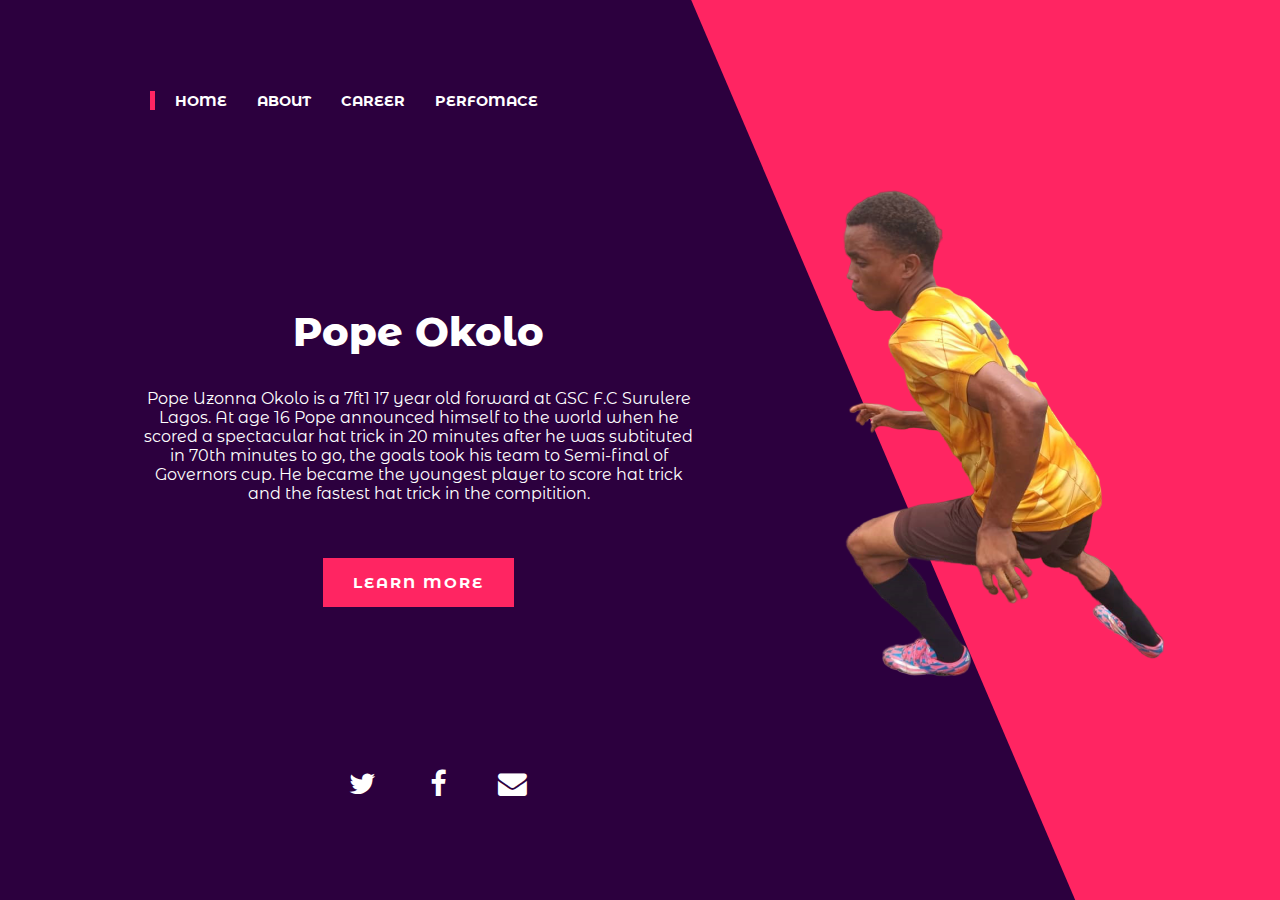
<file: index.html>
<!DOCTYPE html>
<html lang="en">

<head>
  <meta charset="UTF-8">
  <meta name="viewport" content="width=device-width, initial-scale=1.0">
  <meta http-equiv="X-UA-Compatible" content="ie=edge">
  <link href="https://fonts.googleapis.com/css2?family=Montserrat+Alternates:wght@300&family=Roboto+Condensed:wght@300&display=swap" rel="stylesheet">
  <link rel="icon" href="dan.ico">
  <link href="https://maxcdn.bootstrapcdn.com/font-awesome/4.6.3/css/font-awesome.min.css" rel="stylesheet" >
  <link rel="stylesheet" href="index.css" />
  <title>Uzonna</title>
</head>

  
  <div></div>
  <div></div>
 
<body>
  <section class="sect">
    <div class="content">
      <div>
        <h2>Pope Okolo</h2>
        <p class="par">
          Pope Uzonna Okolo  is a 7ft1 17 year old  forward at GSC F.C Surulere Lagos.
          At age 16 Pope announced himself to the world
           when he scored a spectacular hat trick in 20 minutes
            after he was subtituted in 70th minutes to go,
           the goals took his team to  Semi-final of Governors cup.
           He became the youngest player to score hat trick and the fastest hat trick 
           in the compitition.
           
        </p><br>
        <a href="about.html">Learn More</a>
      </div><br>
    </div>
    <div class="imgBox">
      <img src="images/fit.png">
    </div>

    <span id="hamburgerBtn">&#9776</span>
    <ul class="nav" id="nav">
     
      <li><a href="index.html" class="a">Home</a></li>
      <li><a href="about.html" class="a active">About</a></li>
      <li><a href="career.html" class="a">Career</a></li>
      <li><a href="performance.html" class="a">Perfomace</a></li>
    </ul>
    <ul class="soc">
      <li><a href="https://twitter.com/Uzo_pope"><i class="fa fa-twitter"></i></a></li>
      <li><a href="https://facebook.com/popecokolo"><i class="fa fa-facebook-f"></i></a></li>
      <li><a href="mailto:popecokolo@gmial.com"><i class="fa fa-envelope"></i></a></li>
    </ul>
  </section>

  <script src="app.js"></script>

</body>

</html>
</file>
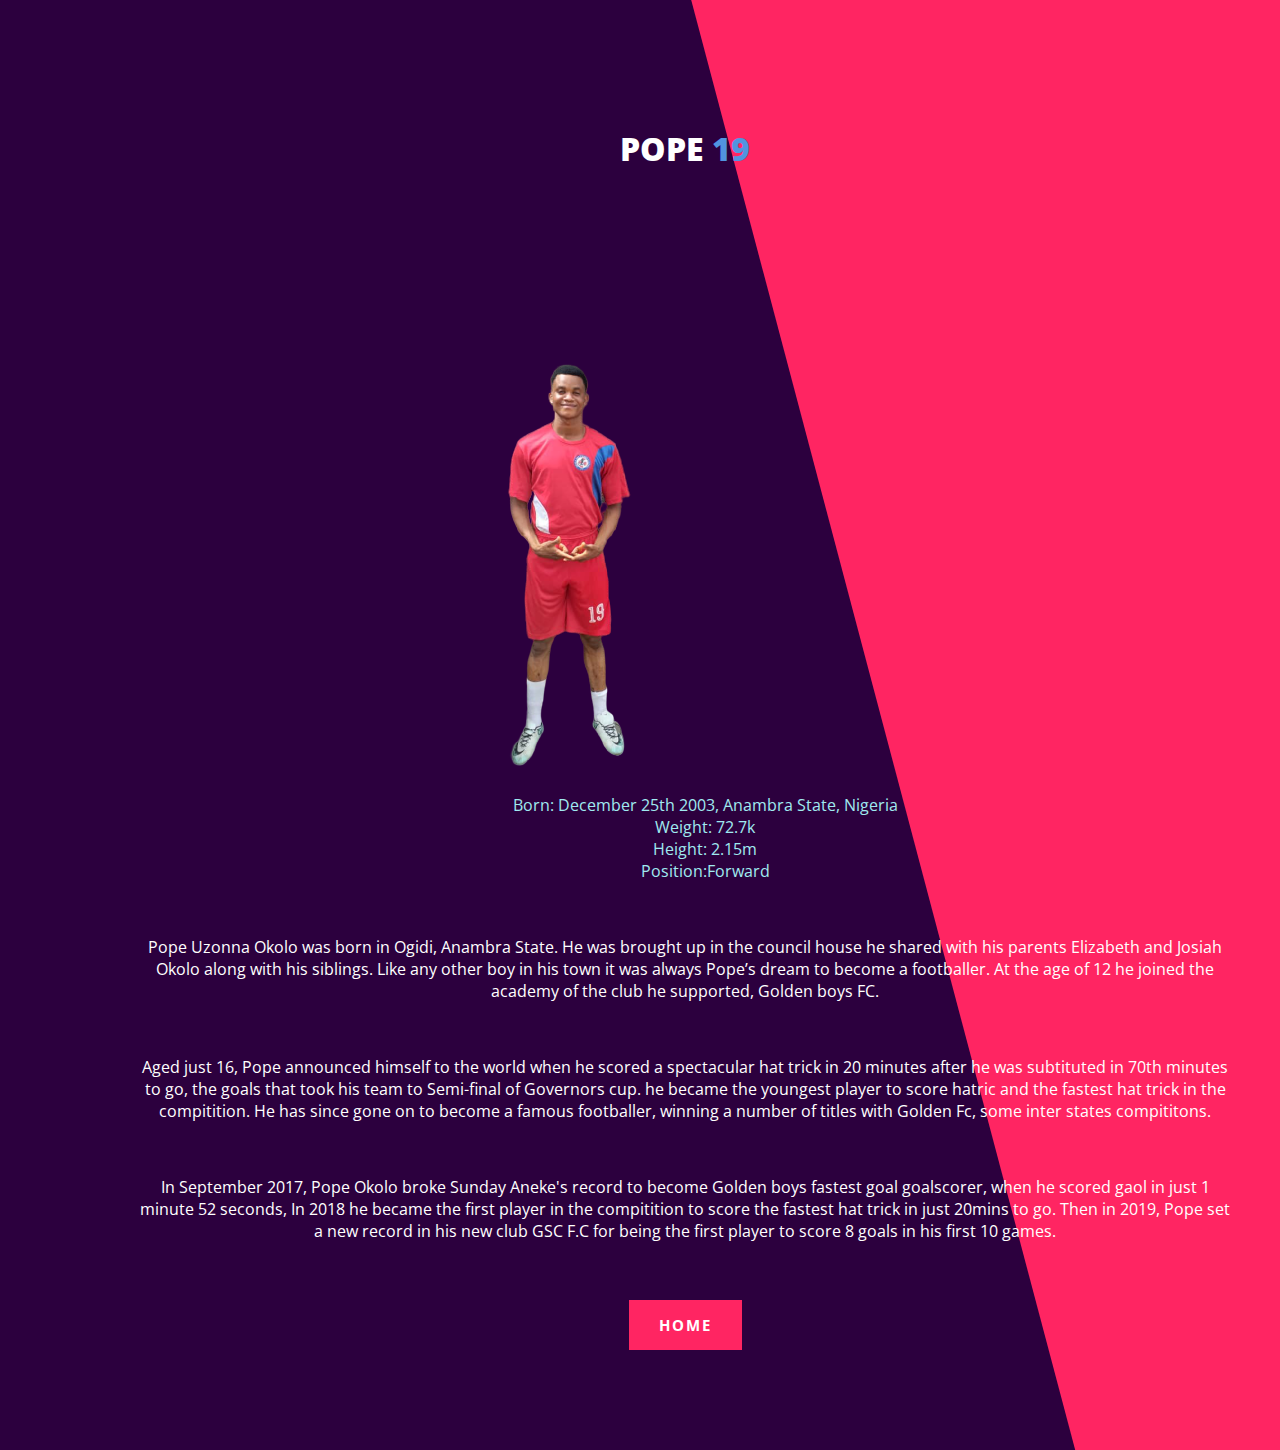
<file: about.html>
<!DOCTYPE html>
<html lang="en">
<head>
    <meta charset="UTF-8">
    <meta name="viewport" content="width=device-width, initial-scale=1.0">
    <link rel="icon" href="po.ico">
    <link rel="stylesheet" href="index.css">
    <title>About</title>
</head>
<body>
    <section class="sec">
        <div class="content">

            <div id="para">
            <h2 style="font-size: 2rem;">POPE <strong style="color: rgb(81, 148, 224);"> 19</strong></h2>
            <div class="imgBox">
                <img src="images/laf.png">
              </div>
            </div>
              
            
            <h1>
                <ul>
                    <li style="list-style: none;">Born: December 25th 2003, Anambra State, Nigeria</li>
                    <li style="list-style: none;"> Weight: 72.7k</li>
                    <li style="list-style: none;">Height: 2.15m</li>
                    <li style="list-style: none;">Position:Forward</li>
                </ul>
    
            
               </h1><br>
            
                
              <div id="parag">
            <p > Pope Uzonna Okolo was born in Ogidi, Anambra State. 
                He was brought up in the council house he shared with
                 his parents Elizabeth and Josiah Okolo along with his siblings. 
                 Like any other boy in his town it was always Pope’s dream 
                 to become a footballer. 
                 At the age of 12 he joined the academy of the club he supported,
                  Golden boys FC.
            </p><br>
                <p>
                Aged just 16, Pope announced himself to the world
                when he scored a spectacular hat trick in 20 minutes after
                 he was subtituted in 70th minutes to go,
                the goals that took his team to  Semi-final of Governors cup.
                he became the youngest player to score hatric and the fastest hat trick
                 in the compitition.
                
                He has since gone on to become a famous footballer,
                 winning a number of titles with Golden Fc, 
                 some inter states compititons.
               
                </p><br>
                <p>
                    In September 2017, Pope Okolo broke Sunday Aneke's record 
                    to become Golden boys fastest goal goalscorer, when he scored
                     gaol in just 1 minute 52 seconds, 
                     In 2018 he became the first player in the compitition to
                      score the fastest hat trick in  just 20mins to go.
                     Then in  2019,
                     Pope set a new record in his new club  GSC F.C for being 
                     the first player to score 8 goals in his first 10 games.
            
            </p>
            <br>  <a  href="index.html">Home</a>
        </div>
    </div>
    </section>
</body>
<script src="app.js"></script>
</html>
</file>
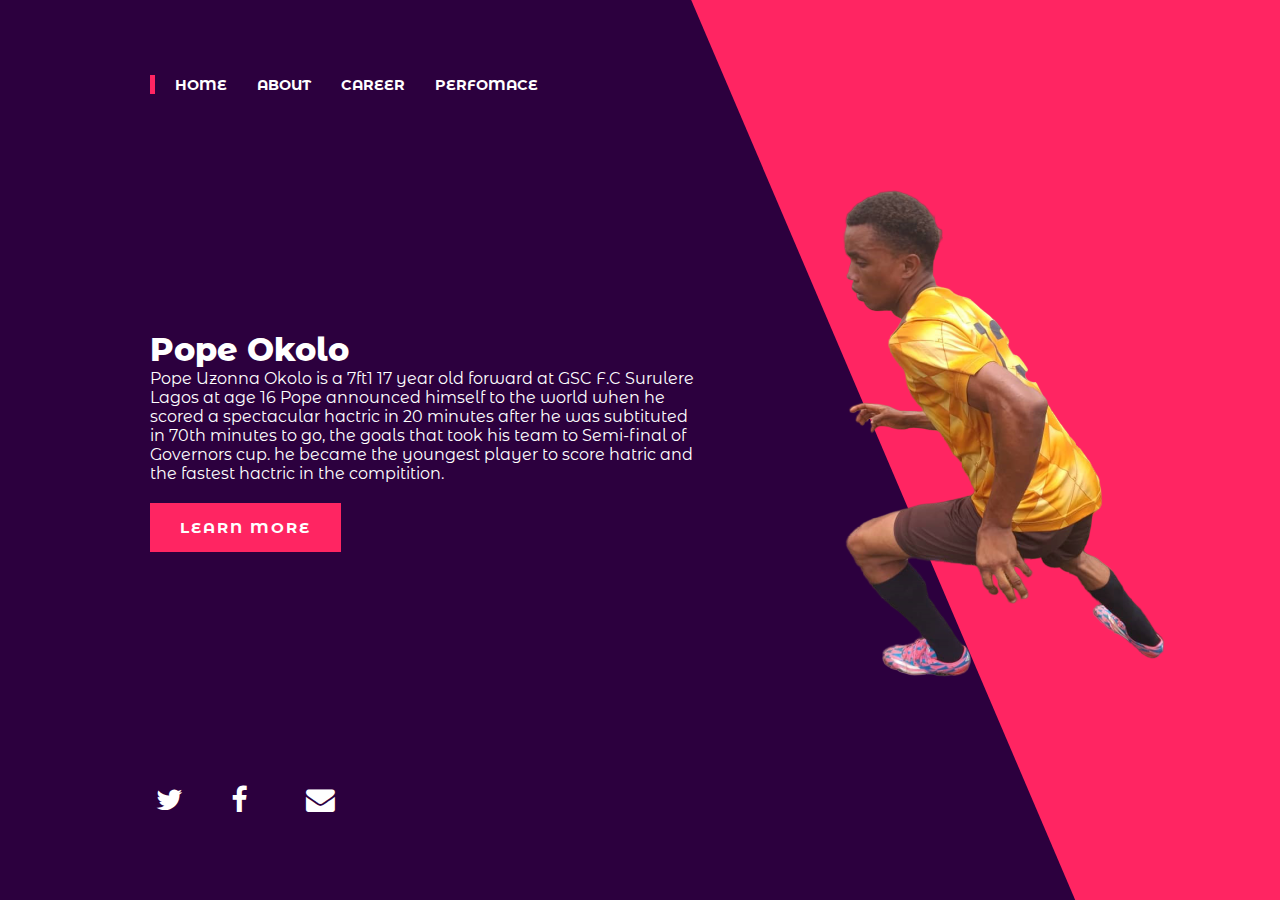
<file: app.html>
<!DOCTYPE html>
<html lang="en">

<head>
  <meta charset="UTF-8">
  <meta name="viewport" content="width=device-width, initial-scale=1.0">
  <meta http-equiv="X-UA-Compatible" content="ie=edge">
  <link href="https://fonts.googleapis.com/css2?family=Montserrat+Alternates:wght@100&family=Roboto+Condensed:wght@300&display=swap" rel="stylesheet">
  <link rel="icon" href="dan.ico">
  <link href="https://maxcdn.bootstrapcdn.com/font-awesome/4.6.3/css/font-awesome.min.css" rel="stylesheet" >
  <link rel="stylesheet" href="app.css" />
  <title>Uzonna</title>
</head>

<body>
  <section class="sect">
    <div class="content">
      <div>
        <h2>Pope Okolo</h2>
        <p>
          Pope Uzonna Okolo  is a 7ft1 17 year old  forward at GSC F.C Surulere Lagos
          at age 16 Pope announced himself to the world
           when he scored a spectacular hactric in 20 minutes after he was subtituted in 70th minutes to go,
           the goals that took his team to  Semi-final of Governors cup.
           he became the youngest player to score hatric and the fastest hactric in the compitition.
           
        </p>
        <a href="about.html">Learn More</a>
      </div><br>
    </div>
    <div class="imgBox">
      <img src="images/fit.png">
    </div>

    <span id="hamburgerBtn">&#9776</span>
    <ul class="nav" id="nav">
     
      <li><a href="app.html" class="a">Home</a></li>
      <li><a href="about.html" class="a active">About</a></li>
      <li><a href="career.html" class="a">Career</a></li>
      <li><a href="performance.html" class="a">Perfomace</a></li>
    </ul>
    <ul class="soc">
      <li><a href="twitter.com/Uzo_pope"><i class="fa fa-twitter"></i></a></li>
      <li><a href="facebook.com/popecokolo"><i class="fa fa-facebook-f"></i></a></li>
      <li><a href="mailto:name@popecokolo@gmial.com"><i class="fa fa-envelope"></i></a></li>
    </ul>
  </section>

  <script src="app.js"></script>

</body>

</html>
</file>
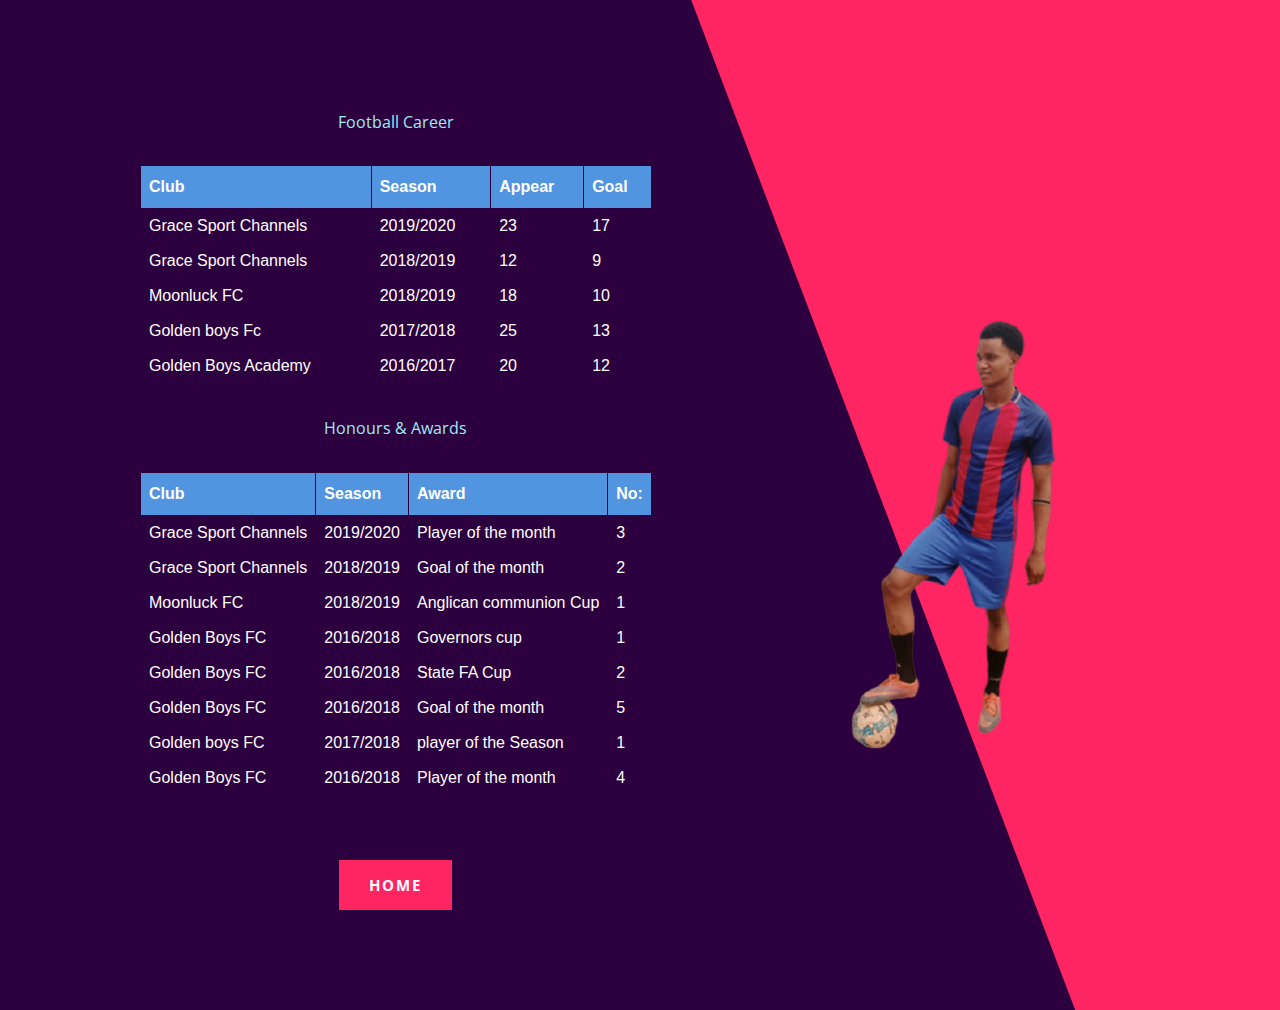
<file: career.html>
<!DOCTYPE html>
<html lang="en">
<head>
    <meta charset="UTF-8">
    <meta name="viewport" content="width=device-width, initial-scale=1.0">
    <meta http-equiv="X-UA-Compatible" content="ie=edge">
    <link rel="icon" href="po.ico">
    <link rel="stylesheet" href="index.css">
    <title>Career</title>
</head>
<body>
    <section class="sec">
        <div class="content">

         

            <h1> Football Career</h1><br>
            
            <table class="tab" id="customers">
              <tr>
                <th>Club</th>
                <th>Season</th>
                <th style="word-spacing: 4vw;">Appear </th>
                <th style="word-spacing: 4vw;"> Goal</th>
              </tr>
              <tr>
                <td >Grace Sport Channels</td>
                <td style="word-spacing: 8vw;">2019/2020</td>
                <td style="word-spacing: 8vw;">23 </td>
                <td style="word-spacing: 8vw;">  17</td>
              </tr>
              <tr>
                <td >Grace Sport Channels</td>
                <td >2018/2019</td>
                <td >12  </td>
                <td > 9</td>
              </tr>
              <tr>
                <td >Moonluck FC</td>
                <td >2018/2019</td>
                <td>18  </td>
                <td > 10</td>
              </tr>
              <tr>
                <td >Golden boys Fc</td>
                <td >2017/2018</td>
                <td >25  </td>
                <td >  13</td>
              </tr>
              <tr>
                <td >Golden Boys Academy</td>
                <td >2016/2017</td>
                <td >20 </td>
                <td > 12</td>
              </tr> 
              </tr>
            </table><br>
            <h1> Honours & Awards</h1><br>
            
            <table id="customers">
              
              <tr>
                <th>Club</th>
                <th>Season</th>
                <th style="word-spacing: 4vw;">Award </th>
                <th style="word-spacing: 4vw;"> No:</th>
              </tr>
              <tr>
                <td >Grace Sport Channels</td>
                <td style="word-spacing: 8vw;">2019/2020</td>
                <td >Player of the month </td>
                <td style="word-spacing: 8vw;"> 3</td>
              </tr>
              <tr>
                <td >Grace Sport Channels</td>
                <td >2018/2019</td>
                <td >Goal of the month </td>
                <td > 2</td>
              </tr>
              <tr>
                <td >Moonluck FC</td>
                <td >2018/2019</td>
                <td>Anglican communion Cup</td>
                <td > 1</td>
              </tr>
              <tr>
                <td >Golden Boys FC </td>
                <td >2016/2018</td>
                <td >Governors cup </td>
                <td > 1</td>
              </tr>
              <tr>
                <td >Golden Boys FC </td>
                <td >2016/2018</td>
                <td >State FA Cup </td>
                <td > 2</td>
              </tr>
              <tr>
                <td >Golden Boys FC </td>
                <td >2016/2018</td>
                <td >Goal of the month </td>
                <td > 5</td>
              </tr>
              <tr>
                <td >Golden boys FC</td>
                <td >2017/2018</td>
                <td >player of the Season</td>
                <td >  1</td>
              </tr>
              <tr>
                <td >Golden Boys FC </td>
                <td >2016/2018</td>
                <td >Player of the month </td>
                <td > 4</td>
              </tr>
              
              
                
              </tr>
            </table><br>

            
          <br>  <a  href="index.html">Home</a><br>
            
        </div>
        <div class="imgBox">
            <img src="images/uz.png">
          </div>
          

    </section>
</body>
<script src="app.js"></script>
</html>
</file>
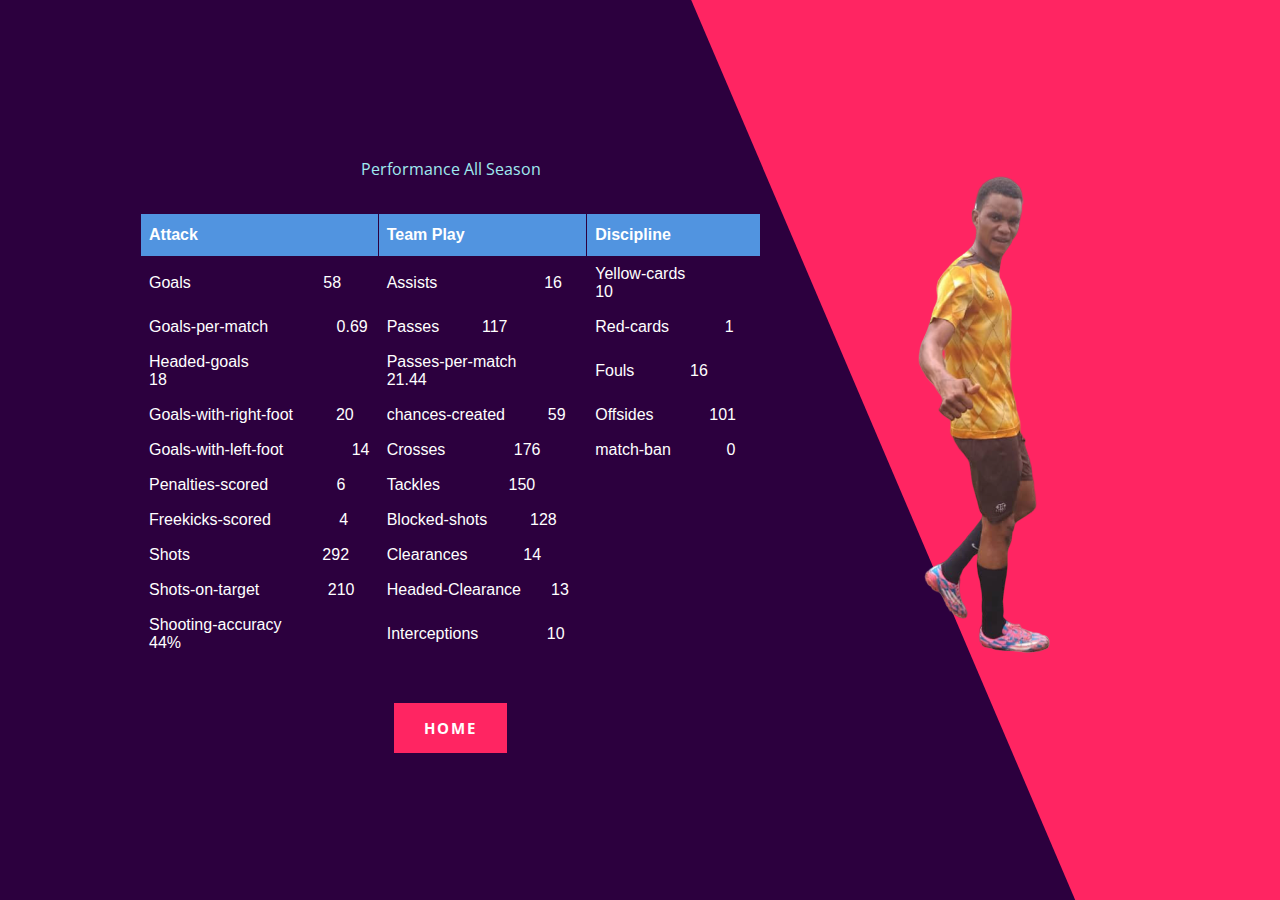
<file: performance.html>
<!DOCTYPE html>
<html lang="en">
<head>
    <meta charset="UTF-8">
    <meta name="viewport" content="width=device-width, initial-scale=1.0">
    <meta http-equiv="X-UA-Compatible" content="ie=edge">
    <link rel="icon" href="po.ico">
    <link rel="stylesheet" href="index.css">
    <title>About</title>
</head>
<body>
    <section class="sec">
        <div class="content">
            
            <h1> Performance All Season</h1><br>
            
              <table class="tab" id="customers">
                <tr>
                  <th>Attack</th>
                  <th>Team Play</th>
                  <th>Discipline</th>
                </tr>
                <tr>
                  <td style="word-spacing: 10vw;">Goals   58</td>
                  <td style="word-spacing: 8vw;">Assists 16</td>
                  <td style="word-spacing: 4vw;">Yellow-cards 10</td>
                </tr>
                <tr>
                  <td style="word-spacing: 5vw;">Goals-per-match  0.69</td>
                  <td style="word-spacing: 3vw;">Passes  117</td>
                  <td style="word-spacing: 4vw;">Red-cards 1</td>
                </tr>
                <tr>
                  <td style="word-spacing: 8vw;">Headed-goals 18</td>
                  <td style="word-spacing: 2vw;">Passes-per-match  21.44</td>
                  <td style="word-spacing: 4vw;">Fouls 16</td>
                </tr>
                <tr>
                  <td style="word-spacing: 3vw;">Goals-with-right-foot 20</td>
                  <td style="word-spacing: 3vw;">chances-created  59</td>
                  <td style="word-spacing: 4vw;">Offsides  101</td>
                </tr>
                <tr>
                  <td style="word-spacing: 5vw;">Goals-with-left-foot 14</td>
                  <td style="word-spacing: 5vw;">Crosses  176</td>
                  <td style="word-spacing: 4vw;">match-ban 0</td>
                </tr>
                <tr>
                  <td style="word-spacing: 5vw;">Penalties-scored   6</td>
                  <td style="word-spacing: 5vw;">Tackles  150</td>
                  
                </tr>
                <tr>
                  <td style="word-spacing: 5vw;">Freekicks-scored   4</td>
                  <td style="word-spacing: 3vw;">Blocked-shots  128</td>
                  
                </tr>
                <tr>
                  <td style="word-spacing: 10vw;">Shots           292</td>
                  <td style="word-spacing: 4vw;">Clearances  14</td>
                  
                </tr>
                <tr>
                  <td style="word-spacing: 5vw;">Shots-on-target   210</td>
                  <td style="word-spacing: 2vw;">Headed-Clearance  13</td>
                
                </tr>
                <tr>
                  <td style="word-spacing: 5vw;">Shooting-accuracy   44%</td>
                  <td style="word-spacing: 5vw;">Interceptions   10</td>
                  
                </tr>
              </table>
              
            <br>  <a  href="index.html">Home</a>
            
        </div>
        <div class="imgBox">
            <img src="images/li.png">
          </div>
          
        

    </section>
</body>
<script src="app.js"></script>
</html>
</file>
<file: index.css>
@import url('https://fonts.googleapis.com/css?family=Open+Sans:300,400,600,700,800&display=swap');

body{
  box-sizing: border-box;
  font-family: 'Roboto Condensed', 'Open Sans';
  font-family: 'Montserrat Alternates', 'Open Sans';
   text-align: center;
   align-items: justify;

  margin: 0;
  padding: 0;
}

/* Sections */
section {
  align-items: center;
  background: #2c003e;
  display: flex;
  justify-content: space-between;
  min-height: 100vh;
  position: relative;
  width: 100%;
}
#costermers{
   align-items: center;
   text-align: center;
}


section::before {
  content: '';
  position: absolute;
  top: 0;
  left: 0;
  width: 100%;
  height: 100%;
  background: #ff2562;
  clip-path: polygon(54% 0, 100% 0, 100% 100%, 84% 100%);
  /*Fading animation*/
  animation-delay: 1.5s;
  animation: fade-in 2.5s ease-in;
  
}
/*for the big pope 19 */
section .sect::after{
  content: 'POPE 19';
  position: absolute;
  bottom: 0;
  right: 0;
  font-size: 18vw;
  z-index: -2;
  font-weight: 700;
  color: #fff;
  opacity: 0.2;
}

section .content {
  box-sizing: border-box;
  padding: 100px 50px 100px 140px;
  position: relative;
  animation-delay: 1.5s;
  animation: left-in 2.5s ease-in;
  
    
}

section .content h2 {
  color: rgb(255, 255, 255);
  font-size: 2.5rem;
  font-weight: 800;
  
}
section .content h1 {
  
  color: rgb(160, 234, 240);
  font-size: 1rem;
  font-weight: 400;
  text-decoration: none;
  list-style: none;
  
}

section .content p {
  color: #fff;
  font-size: 1rem;
  
}
#para{
  font-size: 1rem;
  justify-content: center;
  text-align:center ;
}



/* Learn more button */
section .content a {
  background: #ff2562;
  color: white;
  display: inline-block;
  font-size: 0.95rem;
  font-weight: 700;
  letter-spacing: 2px;
  margin-top: 20px;
  padding: 15px 30px;
  position: relative;
  text-decoration: none;
  text-transform: uppercase;
}

section .content a:hover {
  color: black;
}

section .imgBox {
  padding-right: 100px;
  position: relative;
  animation-delay: 1.5s;
  animation: left-in 2s ease-in;
  
}

section .imgBox img {
  animation: left-in 0.5s ease-in;
  max-width: 500px;
}

/* social media  button */
.soc {
  animation: left-in 0.5s ease-in;
  bottom: 75px;
  display: flex;
  left: 300px;
  position: absolute;
  animation-delay: 1.5s;
  animation: left-in 1.5s ease-in;
  
}

.soc li {
  list-style: none;
}

.soc li a {
  font-size: 1.8rem;
  width: 45px;
  height: 45px;
  display: block;
  margin-right: 30px;
  padding: 6px;
  text-decoration: none;
  box-sizing: border-box;
  transition: .5s;
}

.soc li a:hover {
  box-shadow: 0 2px 5px rgb(177, 170, 170);
}
.soc li a .fa{
  width: 100%;
  height: 100%;
  display: block;
  line-height: cal(45px - 12px);
  color: white;
  transition: .5s;
}


ul li:nth-child(1) a:hover .fa{
    color: #55acee;
}
ul li:nth-child(2) a:hover .fa{
  color: #3b5998;
}
ul li:nth-child(3) a:hover .fa{
  color: #dd4b39;
}

/* Navigation Bar  */
.nav {
  border-left: 5px solid #ff2562;
  display: flex;
  left: 150px;
  padding-left: 20px;
  position: absolute;
  top: 75px;
  animation-delay: 1.5s;
  animation: left-in 2s ease-in;
  
}

.nav li {
  list-style: none;
}

.nav li a {
  color: #fff;
  font-weight: 700;
  font-size: 0.9rem;
  margin-right: 30px;
  text-decoration: none;
  text-transform: uppercase;
}

.active,
.nav li a:hover {
  color: #ff2562;
}

#hamburgerBtn{
  position: fixed;
  top: 40px;
  right: 40px;
  width: 30px;
  height: 30px;
  filter: invert(1);
  background-size: 30px;
  background-repeat:none;
  display: none;
  z-index: 1000;
  
}
#hamburgerBtn:hover{
  cursor: pointer;
  color: yellow;
}

/* Cool frame designes  */
@keyframes fade-in {
  from {
    opacity: 0;
  }

  to {
    opacity: 1;
  }
}

@keyframes left-in {
  from {
    transform: translate3d(-200%,0,0);
    visibility: visible;
  }

  to {
    transform: translate3d(0,0,0);
  }
}



@media only screen and (max-width:991px){
  body{
      margin-left: 0;
  }
  #hamburgerBtn:hover{
      color: #be8211;
  }
 
  /* Navbar of the hambuger button*/
  .nav{
    display: none;
    position: fixed;
    top: 0;
    left:0;
    width:100vw;
    height:100vh;
    background: rgb(0,0,0,.95);
    flex-direction: column;
    z-index: 11;
    border: none;
    padding:10px 0;
    justify-content:flex-start;
    transition: transform 50ms;
    transform: translateX(open);
  
  }
  .nav .open{
      transform: translateX(0);
      left: -1000px;
  }
  .nav li{
      margin: 5px 0;
      text-align: center;
      
  }
  section{
    flex-direction: column-reverse;
    justify-content: center;
  }
  
  section .content h2{
    font-size: 2rem;
  }
  section .content p{
    
    font-size: 1em;
    font-weight: 400;
    align-items: center;
    text-align: justify;
    padding-right: 50px;
    padding-left: 50px;
    
  }

  section .content .par{
    font-weight: 500;
    font-size: 1rem;
    padding: 10px;
    text-align: center;
  }
 
  section .content{
    padding: 80px ;
    margin-top: 50px;
    
  }
  section .content a{
    font-size: 0.8rem;
    padding: 10px;
  }
  section .imgBox img{
    max-width: 300px;
  }
  .soc{
    left: 50px;
    bottom: 30px;
  }
  section::before{
    clip-path: polygon(0 0, 100% 0, 100% 10%, 0 26%);
  }
  #hamburgerBtn{
      display: inline-block;
  }
}

/*Rnking Table*/
#table {
  font-family: arial, sans-serif;
  border-collapse: collapse;
  width: 100%;
}

td, th {
  border: 1px solid #dddddd;
  text-align: left;
  padding: 8px;
  color: #ff2562;
}

tr:nth-child(even) {
  background-color: #2c003e;
  color: #ff2562;
}

/*Performance Table*/
#customers {
  font-family: "Trebuchet MS", Arial, Helvetica, sans-serif;
  border-collapse: collapse;
  width: 100%;
}

#customers td, #customers th {
  border: 1px solid #2c003e;
  padding: 8px;
  color: white;
}

#customers tr:nth-child(even){background-color: #2c003e;}

#customers tr:hover {background-color: #ff2562;}

#customers th {
  padding-top: 12px;
  padding-bottom: 12px;
  text-align: left;
  background-color: rgb(81, 148, 224);
  color: white;
}
</file>
<file: app.css>
@import url('https://fonts.googleapis.com/css?family=Open+Sans:300,400,600,700,800&display=swap');

* {
  box-sizing: border-box;
  font-family: 'Montserrat Alternates', 'Roboto Condensed', sans-serif;
   
  margin: 0;
  padding: 0;
}

/* Sections */
section {
  align-items: center;
  background: #2c003e;
  display: flex;
  justify-content: space-between;
  min-height: 100vh;
  position: relative;
  width: 100%;
}

section::before {
  content: '';
  position: absolute;
  top: 0;
  left: 0;
  width: 100%;
  height: 100%;
  background: #ff2562;
  clip-path: polygon(54% 0, 100% 0, 100% 100%, 84% 100%);
  /*Fading animation*/
  animation-delay: 1.5s;
  animation: fade-in 2.5s ease-in;
  
}

section .content {
  box-sizing: border-box;
  padding: 100px 50px 100px 150px;
  position: relative;
  animation-delay: 1.5s;
  animation: left-in 2.5s ease-in;
  
    
}

section .content h2 {
  color: rgb(255, 255, 255);
  font-size: 2rem;
  font-weight: 800;
  
}
section .content h1 {
  color: rgb(160, 234, 240);
  font-size: 1rem;
  font-weight: 400;
  text-decoration: none;
  list-style: none;
  
}

section .content p {
  color: #fff;
  font-size: 1.rem;
  
}


/* Learn more button */
section .content a {
  background: #ff2562;
  color: white;
  display: inline-block;
  font-size: 0.95rem;
  font-weight: 700;
  letter-spacing: 2px;
  margin-top: 20px;
  padding: 15px 30px;
  position: relative;
  text-decoration: none;
  text-transform: uppercase;
}

section .content a:hover {
  color: black;
}

section .imgBox {
  padding-right: 100px;
  position: relative;
  animation-delay: 1.5s;
  animation: left-in 2s ease-in;
  
}

section .imgBox img {
  animation: left-in 0.5s ease-in;
  max-width: 500px;
}

/* social media  button */
.soc {
  animation: left-in 0.5s ease-in;
  bottom: 75px;
  display: flex;
  left: 150px;
  position: absolute;
  animation-delay: 1.5s;
  animation: left-in 1.5s ease-in;
}

.soc li {
  list-style: none;
}

.soc li a {
  font-size: 1.8rem;
  width: 45px;
  height: 45px;
  display: block;
  margin-right: 30px;
  padding: 6px;
  text-decoration: none;
  
  box-sizing: border-box;
 
  
  transition: .5s;
}

.soc li a:hover {
  box-shadow: 0 2px 5px rgb(177, 170, 170);
}
.soc li a .fa{
  width: 100%;
  height: 100%;
  display: block;
  
  line-height: cal(45px - 12px);
  color: white;
  transition: .5s;
}


ul li:nth-child(1) a:hover .fa{
    color: #55acee;
}
ul li:nth-child(2) a:hover .fa{
  color: #3b5998;
}
ul li:nth-child(3) a:hover .fa{
  color: #dd4b39;
}

/* Navigation Bar  */
.nav {
  border-left: 5px solid #ff2562;
  display: flex;
  left: 150px;
  padding-left: 20px;
  position: absolute;
  top: 75px;
  animation-delay: 1.5s;
  animation: left-in 2s ease-in;
  
}

.nav li {
  list-style: none;
}

.nav li a {
  color: #fff;
  font-weight: 700;
  font-size: 0.9rem;
  margin-right: 30px;
  text-decoration: none;
  text-transform: uppercase;
}

.active,
.nav li a:hover {
  color: #ff2562;
}

#hamburgerBtn{
  position: fixed;
  top: 40px;
  right: 40px;
  width: 30px;
  height: 30px;
  filter: invert(1);
  background-size: 30px;
  background-repeat:none;
  display: none;
  z-index: 1000;
  
}
#hamburgerBtn:hover{
  cursor: pointer;
  color: yellow;
}

/* Cool frame designes  */
@keyframes fade-in {
  from {
    opacity: 0;
  }

  to {
    opacity: 1;
  }
}

@keyframes left-in {
  from {
    transform: translate3d(-200%,0,0);
    visibility: visible;
  }

  to {
    transform: translate3d(0,0,0);
  }
}



@media only screen and (max-width:991px){
  body{
      margin-left: 0;
  }
  #hamburgerBtn:hover{
      color: #be8211;
  }
 
  /* Navbar of the hambuger button*/
  #nav{
    position: fixed;
    top: 0;
    left:0;
    width:100vw;
    height:100vh;
    background: rgb(0,0,0,.95);
    flex-direction: column;
    z-index: 11;
    border: none;
    padding:50px 0;
    justify-content:space-evenly;
    transition: transform 500ms;
    transform: translateX(open);
  
  }
  #nav.open{
      transform: translateX(0);
      left: -1000px;
  }
  .nav li{
      margin: 5px 0;
      text-align: center;
      
  }
  section{
    flex-direction: column-reverse;
    justify-content: center;
  }
  
  section .content h2{
    font-size: 2rem;
  }
  section .content p{
    font-size: 0.95em;
  }
  section .content{
    padding: 80px ;
    margin-top: 50px;
  }
  section .content a{
    font-size: 0.8rem;
    padding: 10px;
  }
  section .imgBox img{
    max-width: 300px;
  }
  .soc{
    left: 5px;
    bottom: 30px;
    padding-left: 60px;
  }
  section::before{
    clip-path: polygon(0 0, 100% 0, 100% 10%, 0 26%);
  }
  #hamburgerBtn{
      display: inline-block;
  }
}

/*Rnking Table*/
#table {
  font-family: arial, sans-serif;
  border-collapse: collapse;
  width: 100%;
}

td, th {
  border: 1px solid #dddddd;
  text-align: left;
  padding: 8px;
  color: #ff2562;
}

tr:nth-child(even) {
  background-color: #2c003e;
  color: #ff2562;
}

/*Performance Table*/
#customers {
  font-family: "Trebuchet MS", Arial, Helvetica, sans-serif;
  border-collapse: collapse;
  width: 100%;
}

#customers td, #customers th {
  border: 1px solid #2c003e;
  padding: 8px;
  color: white;
}

#customers tr:nth-child(even){background-color: #2c003e;}

#customers tr:hover {background-color: #ff2562;}

#customers th {
  padding-top: 12px;
  padding-bottom: 12px;
  text-align: left;
  background-color: rgb(81, 148, 224);
  color: white;
}
</file>
